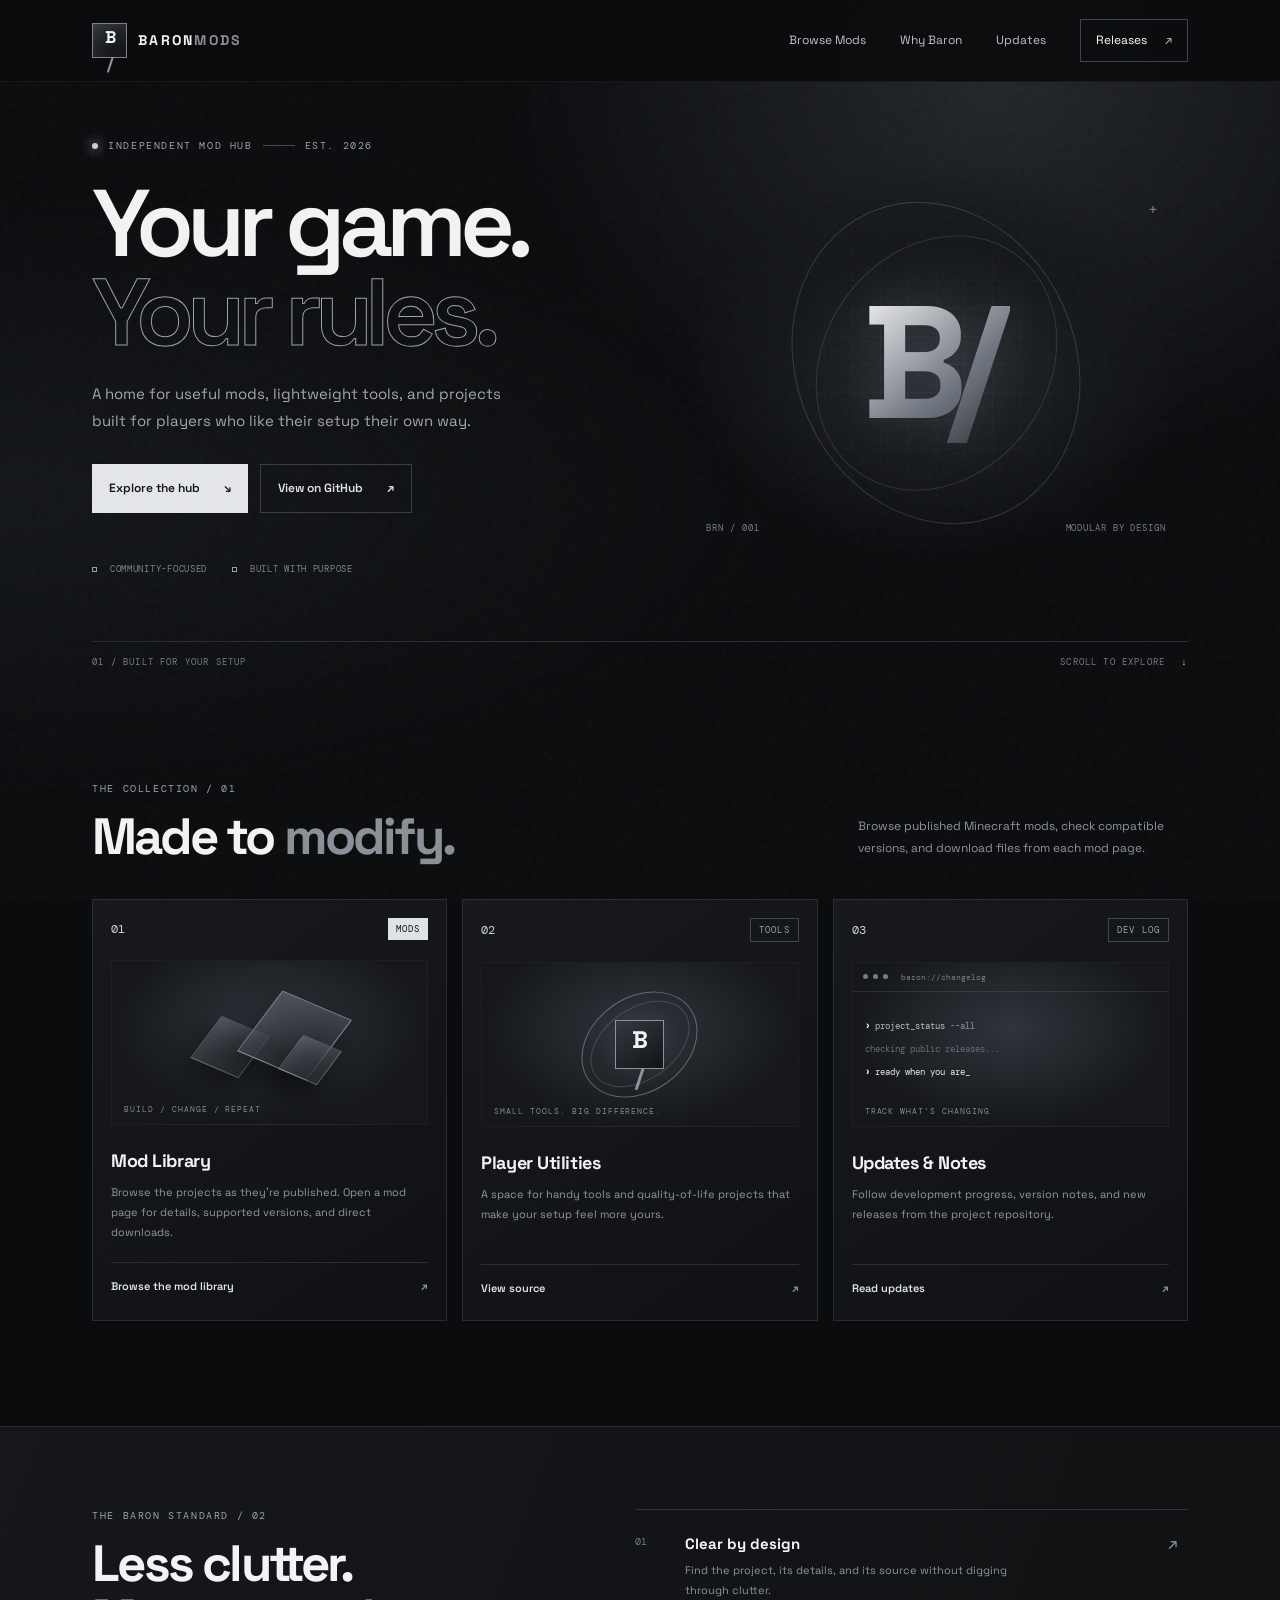
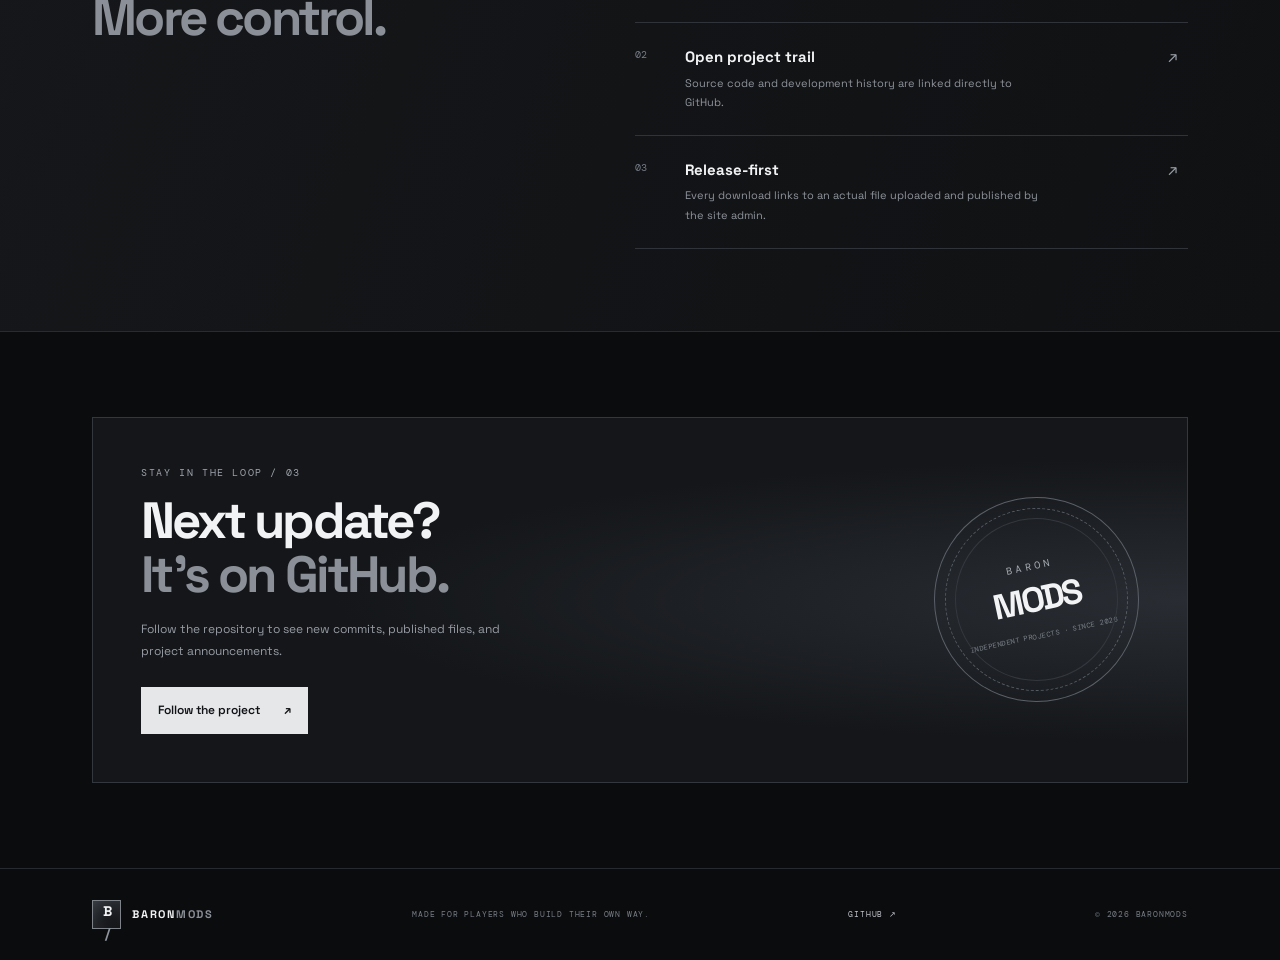
<file: index.html>
<!doctype html>
<html lang="en">
<head>
  <meta charset="utf-8">
  <meta name="viewport" content="width=device-width, initial-scale=1">
  <meta name="theme-color" content="#0b0c0e">
  <meta name="description" content="Baronmods — discover mods, tools, and updates for your game setup.">
  <title>Baronmods — Mods. Tools. More Control.</title>
  <link rel="icon" href="assets/favicon.svg" type="image/svg+xml">
  <link rel="preconnect" href="https://fonts.googleapis.com">
  <link rel="preconnect" href="https://fonts.gstatic.com" crossorigin>
  <link href="https://fonts.googleapis.com/css2?family=DM+Mono:wght@400;500&family=Space+Grotesk:wght@400;500;600;700&display=swap" rel="stylesheet">
  <link rel="stylesheet" href="style.css">
</head>
<body>
  <div class="noise" aria-hidden="true"></div>
  <header class="site-header">
    <a class="brand" href="#home" aria-label="Baronmods home"><span class="brand-mark">B<span>/</span></span><span>BARON<span class="muted">MODS</span></span></a>
    <button class="menu-toggle" aria-label="Toggle navigation" aria-expanded="false"><span></span><span></span></button>
    <nav class="nav" aria-label="Main navigation">
      <a href="mods.html">Browse Mods</a><a href="#features">Why Baron</a><a href="#updates">Updates</a>
      <a class="nav-cta" href="https://github.com/cornerfood565-ctrl/Baronmods/releases" target="_blank" rel="noreferrer">Releases <span>↗</span></a>
    </nav>
  </header>
  <main id="home">
    <section class="hero section-wrap">
      <div class="hero-copy">
        <div class="eyebrow"><span class="status-dot"></span> INDEPENDENT MOD HUB <span class="eyebrow-line"></span> EST. 2026</div>
        <h1>Your game.<br><span class="outline-text">Your rules.</span></h1>
        <p class="hero-description">A home for useful mods, lightweight tools, and projects built for players who like their setup their own way.</p>
        <div class="hero-actions"><a class="button button-primary" href="mods.html">Explore the hub <span>↘</span></a><a class="button button-quiet" href="https://github.com/cornerfood565-ctrl/Baronmods" target="_blank" rel="noreferrer">View on GitHub <span>↗</span></a></div>
        <div class="hero-meta"><span><i class="tiny-square"></i> COMMUNITY-FOCUSED</span><span><i class="tiny-square"></i> BUILT WITH PURPOSE</span></div>
      </div>
      <div class="hero-art" aria-label="Abstract metallic Baronmods emblem">
        <div class="art-grid"></div><div class="art-ring ring-one"></div><div class="art-ring ring-two"></div>
        <div class="monogram">B<span>/</span></div><div class="art-caption"><span>BRN / 001</span><span>MODULAR BY DESIGN</span></div><div class="art-cross">+</div>
      </div>
      <div class="hero-bottom"><span>01 / BUILT FOR YOUR SETUP</span><span>SCROLL TO EXPLORE <b>↓</b></span></div>
    </section>
    <section class="section-wrap section-block" id="mods">
      <div class="section-heading"><div><div class="eyebrow">THE COLLECTION / 01</div><h2>Made to <span class="muted">modify.</span></h2></div><p>Browse published Minecraft mods, check compatible versions, and download files from each mod page.</p></div>
      <div class="mod-grid">
        <article class="mod-card mod-card-featured"><div class="card-top"><span class="card-number">01</span><span class="tag">MODS</span></div><div class="card-visual visual-cubes"><span class="cube cube-a"></span><span class="cube cube-b"></span><span class="cube cube-c"></span><span class="visual-label">BUILD / CHANGE / REPEAT</span></div><h3>Mod Library</h3><p>Browse the projects as they’re published. Open a mod page for details, supported versions, and direct downloads.</p><a class="text-link" href="mods.html">Browse the mod library <span>↗</span></a></article>
        <article class="mod-card"><div class="card-top"><span class="card-number">02</span><span class="tag tag-outline">TOOLS</span></div><div class="card-visual visual-orbit"><div class="orbit orbit-a"></div><div class="orbit orbit-b"></div><div class="orbit-core">B<span>/</span></div><span class="visual-label">SMALL TOOLS. BIG DIFFERENCE.</span></div><h3>Player Utilities</h3><p>A space for handy tools and quality-of-life projects that make your setup feel more yours.</p><a class="text-link" href="https://github.com/cornerfood565-ctrl/Baronmods" target="_blank" rel="noreferrer">View source <span>↗</span></a></article>
        <article class="mod-card"><div class="card-top"><span class="card-number">03</span><span class="tag tag-outline">DEV LOG</span></div><div class="card-visual visual-terminal"><div class="terminal-bar"><i></i><i></i><i></i><span>baron://changelog</span></div><div class="terminal-lines"><span><b>›</b> project_status <em>--all</em></span><span class="terminal-muted">checking public releases...</span><span><b>›</b> <strong>ready when you are_</strong></span></div><span class="visual-label">TRACK WHAT'S CHANGING</span></div><h3>Updates & Notes</h3><p>Follow development progress, version notes, and new releases from the project repository.</p><a class="text-link" href="https://github.com/cornerfood565-ctrl/Baronmods/commits/main/" target="_blank" rel="noreferrer">Read updates <span>↗</span></a></article>
      </div>
    </section>
    <section class="feature-band" id="features"><div class="section-wrap feature-inner"><div><div class="eyebrow">THE BARON STANDARD / 02</div><h2>Less clutter.<br><span class="muted">More control.</span></h2></div><div class="feature-list"><div class="feature-row"><span>01</span><div><h3>Clear by design</h3><p>Find the project, its details, and its source without digging through clutter.</p></div><span class="feature-symbol">↗</span></div><div class="feature-row"><span>02</span><div><h3>Open project trail</h3><p>Source code and development history are linked directly to GitHub.</p></div><span class="feature-symbol">↗</span></div><div class="feature-row"><span>03</span><div><h3>Release-first</h3><p>Every download links to an actual file uploaded and published by the site admin.</p></div><span class="feature-symbol">↗</span></div></div></div></section>
    <section class="section-wrap section-block updates-section" id="updates"><div class="updates-panel"><div><div class="eyebrow">STAY IN THE LOOP / 03</div><h2>Next update?<br><span class="muted">It's on GitHub.</span></h2><p>Follow the repository to see new commits, published files, and project announcements.</p><a class="button button-primary" href="https://github.com/cornerfood565-ctrl/Baronmods" target="_blank" rel="noreferrer">Follow the project <span>↗</span></a></div><div class="updates-stamp"><span>BARON</span><strong>MODS</strong><i>INDEPENDENT PROJECTS · SINCE 2026</i></div></div></section>
  </main>
  <footer class="site-footer"><a class="brand" href="#home"><span class="brand-mark">B<span>/</span></span><span>BARON<span class="muted">MODS</span></span></a><span class="footer-note">MADE FOR PLAYERS WHO BUILD THEIR OWN WAY.</span><a href="https://github.com/cornerfood565-ctrl/Baronmods" target="_blank" rel="noreferrer">GITHUB ↗</a><span class="copyright">© <span id="year">2026</span> BARONMODS</span></footer>
  <script src="script.js"></script>
</body>
</html>
</file>
<file: style.css>
:root{--bg:#0b0c0e;--panel:#111316;--panel2:#16181c;--text:#f2f3f4;--muted:#8b9098;--line:#292c31;--silver:#c5c9cf;--accent:#e4e7eb;--mono:"DM Mono",monospace;--display:"Space Grotesk",sans-serif}*{box-sizing:border-box}html{scroll-behavior:smooth;scroll-padding-top:90px}body{margin:0;background:var(--bg);color:var(--text);font-family:var(--display);line-height:1.55;overflow-x:hidden}body:before{content:"";position:fixed;inset:0;pointer-events:none;z-index:-1;background:radial-gradient(ellipse at 78% 8%,#24272c 0,transparent 35%),radial-gradient(ellipse at 0 55%,#15171a 0,transparent 45%)}a{color:inherit;text-decoration:none}.noise{position:fixed;inset:0;pointer-events:none;z-index:8;opacity:.045;background-image:url("data:image/svg+xml,%3Csvg viewBox='0 0 180 180' xmlns='http://www.w3.org/2000/svg'%3E%3Cfilter id='n'%3E%3CfeTurbulence type='fractalNoise' baseFrequency='.9' numOctaves='3' stitchTiles='stitch'/%3E%3C/filter%3E%3Crect width='100%25' height='100%25' filter='url(%23n)' opacity='.65'/%3E%3C/svg%3E")}.site-header{height:82px;padding:0 7.2%;display:flex;align-items:center;justify-content:space-between;border-bottom:1px solid #ffffff0c;position:sticky;top:0;z-index:10;background:#0b0c0ee8;backdrop-filter:blur(18px)}.brand{display:inline-flex;align-items:center;gap:11px;font-size:14px;font-weight:700;letter-spacing:.16em}.brand-mark{display:grid;place-items:center;width:35px;height:35px;border:1px solid #7e838a;font-size:17px;letter-spacing:-.08em;background:linear-gradient(145deg,#30343a,#0b0c0e);box-shadow:inset 0 0 12px #fff1}.brand-mark span,.monogram span,.orbit-core span{color:#8f959e}.muted{color:var(--muted)}.nav{display:flex;align-items:center;gap:34px;font-size:12px;color:#c0c3c8}.nav>a:not(.nav-cta):hover,.site-footer>a:hover{color:#fff}.nav-cta{border:1px solid #41454c;padding:11px 15px;color:#fff}.nav-cta span{margin-left:15px;color:var(--silver)}.menu-toggle{display:none}.section-wrap{width:min(1120px,85.6%);margin-inline:auto}.hero{min-height:610px;position:relative;display:grid;grid-template-columns:1fr .85fr;align-items:center;padding-top:40px;padding-bottom:88px}.hero-copy{position:relative;z-index:2;padding-bottom:12px}.eyebrow{font:10px var(--mono);letter-spacing:.16em;color:#9da2aa;display:flex;align-items:center;gap:10px}.status-dot{width:6px;height:6px;border-radius:50%;background:#cbd0d6;box-shadow:0 0 12px #dce0e4}.eyebrow-line{width:32px;height:1px;background:#45494f}.hero h1{font-size:clamp(58px,7.4vw,100px);line-height:.94;letter-spacing:-.075em;margin:27px 0 23px;font-weight:600}.outline-text{-webkit-text-stroke:1px #9ea3ab;color:transparent}.hero-description{color:#a3a7ae;max-width:440px;font-size:15px;line-height:1.8}.hero-actions{display:flex;gap:12px;flex-wrap:wrap;margin-top:30px}.button{display:inline-flex;align-items:center;justify-content:space-between;gap:24px;padding:14px 17px;font-size:12px;font-weight:600;transition:transform .2s,border-color .2s,background .2s}.button:hover{transform:translateY(-2px)}.button-primary{background:#e5e7e9;color:#111316}.button-primary:hover{background:#fff}.button-quiet{border:1px solid #393d43;color:#e4e6e9}.button-quiet:hover{border-color:#888e96}.hero-meta{display:flex;gap:25px;margin-top:50px;font:9px var(--mono);color:#7d828a;letter-spacing:.08em}.tiny-square{display:inline-block;width:5px;height:5px;border:1px solid #9aa0a8;margin-right:7px}.hero-art{height:390px;position:relative;display:grid;place-items:center;overflow:hidden;background:radial-gradient(ellipse at center,#262a30 0, #15171a 42%,transparent 72%)}.art-grid{position:absolute;inset:0;background-image:linear-gradient(#ffffff08 1px,transparent 1px),linear-gradient(90deg,#ffffff08 1px,transparent 1px);background-size:28px 28px;mask-image:radial-gradient(ellipse,black,transparent 72%)}.art-ring{position:absolute;border:1px solid #aeb4bd38;border-radius:50%;transform:rotate(-24deg)}.ring-one{width:280px;height:330px}.ring-two{width:225px;height:270px;transform:rotate(36deg);border-color:#f1f3f51f}.monogram{font-size:160px;font-weight:700;letter-spacing:-.13em;padding-right:22px;line-height:1;color:#c7cbd1;text-shadow:0 0 50px #d8dde21b;background:linear-gradient(140deg,#fff,#707680 60%,#2a2e34);background-clip:text;-webkit-background-clip:text;-webkit-text-fill-color:transparent;z-index:1}.art-caption{position:absolute;bottom:24px;left:22px;right:22px;display:flex;justify-content:space-between;font:9px var(--mono);letter-spacing:.1em;color:#777e87}.art-cross{position:absolute;top:30px;right:30px;color:#777e87}.hero-bottom{position:absolute;bottom:24px;left:0;right:0;display:flex;justify-content:space-between;border-top:1px solid var(--line);padding-top:14px;font:9px var(--mono);letter-spacing:.13em;color:#757b83}.hero-bottom b{margin-left:10px;color:#e5e7ea}.section-block{padding-top:90px;padding-bottom:105px}.section-heading{display:flex;justify-content:space-between;align-items:end;gap:40px;margin-bottom:35px}.section-heading h2,.feature-inner h2,.updates-panel h2{font-size:clamp(35px,4vw,51px);letter-spacing:-.055em;line-height:1.05;margin:15px 0 0}.section-heading>p{max-width:330px;color:#8f949c;font-size:12px;margin:0 0 4px;line-height:1.8}.mod-grid{display:grid;grid-template-columns:repeat(3,1fr);gap:15px}.mod-card{padding:18px 18px 23px;background:linear-gradient(145deg,#17191d,#101114);border:1px solid #292c31;min-width:0;transition:border-color .2s,transform .2s}.mod-card:hover{border-color:#656b74;transform:translateY(-4px)}.card-top{display:flex;justify-content:space-between;align-items:center;font:10px var(--mono);color:#9298a0}.card-number{font-size:12px;color:#d1d5da}.tag{font-size:9px;letter-spacing:.12em;background:#dfe2e5;color:#121417;padding:5px 8px}.tag-outline{background:transparent;color:#9ba1a9;border:1px solid #42464d}.card-visual{height:165px;margin:20px 0 22px;position:relative;overflow:hidden;background:radial-gradient(ellipse at 50% 40%,#30343b,#15171a 72%);border:1px solid #ffffff09}.visual-label{position:absolute;left:12px;bottom:10px;font:8px var(--mono);letter-spacing:.12em;color:#828892}.visual-cubes{display:flex;align-items:center;justify-content:center;perspective:500px}.cube{position:absolute;width:58px;height:58px;border:1px solid #c6cbd244;background:linear-gradient(145deg,#8d939d55,#1d2025);transform:rotate(30deg) skew(-7deg,-7deg);box-shadow:inset 0 0 22px #fff1,0 15px 30px #0007}.cube-a{left:29%;top:37%;width:52px;height:52px}.cube-b{left:46%;top:23%;width:75px;height:75px;border-color:#e3e7ec70}.cube-c{left:56%;top:48%;width:42px;height:42px}.visual-orbit{display:grid;place-items:center}.orbit{position:absolute;border:1px solid #a9afb83f;border-radius:50%;width:110px;height:72px;transform:rotate(-35deg)}.orbit-b{width:95px;height:125px;transform:rotate(55deg);border-color:#d2d6dc60}.orbit-core{width:49px;height:49px;border:1px solid #8c929b;display:grid;place-items:center;font-size:24px;font-weight:700;background:linear-gradient(145deg,#353940,#111316);box-shadow:0 0 30px #fff1}.visual-terminal{padding:0 12px}.terminal-bar{height:29px;margin:0 -12px;border-bottom:1px solid #ffffff16;display:flex;align-items:center;gap:5px;padding:0 10px;color:#777d86;font:8px var(--mono)}.terminal-bar i{height:5px;width:5px;border-radius:50%;background:#777d86}.terminal-bar span{margin-left:8px}.terminal-lines{padding-top:28px;display:grid;gap:11px;font:9px var(--mono);color:#b9bec5}.terminal-lines b{color:#f2f3f4}.terminal-lines em{color:#8c929b;font-style:normal}.terminal-lines strong{font-weight:400;color:#e6e9ed}.terminal-muted{color:#666d76}.mod-card h3{font-size:18px;letter-spacing:-.025em;margin:0 0 9px}.mod-card>p{font-size:11px;color:#9297a0;line-height:1.8;min-height:60px;margin:0 0 19px}.text-link{display:flex;justify-content:space-between;border-top:1px solid #2b2e33;padding-top:15px;font-size:11px;font-weight:600;color:#dfe2e6}.text-link span{color:#9298a1}.feature-band{background:linear-gradient(110deg,#15171a,#101113);border-top:1px solid #282b30;border-bottom:1px solid #282b30;padding:82px 0}.feature-inner{display:grid;grid-template-columns:.9fr 1.1fr;gap:90px;align-items:start}.feature-list{border-top:1px solid #303339}.feature-row{display:grid;grid-template-columns:35px 1fr 20px;gap:15px;padding:22px 0;border-bottom:1px solid #303339;align-items:start}.feature-row>span:first-child{font:10px var(--mono);color:#777e87;padding-top:3px}.feature-row h3{font-size:15px;margin:0 0 5px}.feature-row p{font-size:11px;line-height:1.8;color:#8f949c;margin:0;max-width:360px}.feature-symbol{color:#999fa7}.updates-section{padding-top:85px;padding-bottom:85px}.updates-panel{border:1px solid #33373e;background:radial-gradient(ellipse at 100% 50%,#292d33,#141619 55%);padding:48px;display:flex;align-items:center;justify-content:space-between;gap:35px;min-height:320px}.updates-panel p{max-width:390px;color:#979ca4;font-size:12px;line-height:1.8;margin:18px 0 25px}.updates-stamp{width:205px;height:205px;flex-shrink:0;border:1px solid #5b6068;border-radius:50%;display:flex;flex-direction:column;align-items:center;justify-content:center;position:relative;transform:rotate(-12deg);box-shadow:inset 0 0 35px #fff08,0 0 40px #0005}.updates-stamp:before,.updates-stamp:after{content:"";position:absolute;inset:10px;border:1px dashed #555b63;border-radius:50%}.updates-stamp:after{inset:20px;border-style:solid;border-color:#34383e}.updates-stamp span{font:10px var(--mono);letter-spacing:.35em;color:#a8adb5}.updates-stamp strong{font-size:35px;letter-spacing:-.08em}.updates-stamp i{font:7px var(--mono);letter-spacing:.08em;color:#7f858e;font-style:normal;margin-top:5px}.site-footer{border-top:1px solid #272a2f;min-height:92px;padding:22px 7.2%;display:flex;align-items:center;justify-content:space-between;gap:18px}.site-footer .brand{font-size:11px}.site-footer .brand-mark{width:29px;height:29px;font-size:14px}.footer-note,.copyright,.site-footer>a:not(.brand){font:8px var(--mono);letter-spacing:.1em;color:#777d85}.site-footer>a:not(.brand){color:#c1c5cb}.copyright{white-space:nowrap}::selection{background:#d8dce1;color:#101114}@media(max-width:850px){.site-header{padding-inline:5%;height:72px}.section-wrap{width:90%}.hero{grid-template-columns:1fr .7fr;min-height:570px}.hero-art{height:320px}.monogram{font-size:125px}.hero h1{font-size:clamp(56px,8vw,78px)}.nav{gap:19px}.feature-inner{gap:40px}.mod-card{padding:14px}.card-visual{height:145px}.site-footer{padding-inline:5%}.footer-note{display:none}}@media(max-width:640px){.menu-toggle{display:flex;flex-direction:column;gap:5px;background:none;border:1px solid #34383e;padding:10px;z-index:12}.menu-toggle span{width:18px;height:1px;background:#e7e9ec}.nav{display:none;position:absolute;top:71px;left:0;right:0;padding:20px 5% 25px;background:#0d0e10;border-bottom:1px solid #292c31;flex-direction:column;align-items:stretch;gap:0}.nav.open{display:flex}.nav>a{padding:14px 0;border-bottom:1px solid #22252a}.nav .nav-cta{padding:13px;margin-top:10px;border:1px solid #454a51}.hero{display:flex;flex-direction:column;align-items:stretch;padding-top:65px;padding-bottom:85px;min-height:0}.hero h1{font-size:clamp(62px,15vw,88px)}.hero-art{height:275px;margin-top:40px}.monogram{font-size:130px}.hero-meta{flex-wrap:wrap;gap:13px;margin-top:32px}.hero-bottom{bottom:24px;font-size:8px}.section-block{padding-top:65px;padding-bottom:70px}.section-heading{align-items:start;flex-direction:column;gap:17px}.section-heading h2,.feature-inner h2,.updates-panel h2{font-size:40px}.mod-grid{grid-template-columns:1fr;gap:13px}.mod-card{padding:18px}.card-visual{height:180px}.mod-card>p{min-height:0}.feature-band{padding:65px 0}.feature-inner{grid-template-columns:1fr;gap:35px}.updates-section{padding-top:65px;padding-bottom:65px}.updates-panel{padding:28px 22px;flex-direction:column;align-items:flex-start}.updates-stamp{align-self:center;width:170px;height:170px}.site-footer{flex-wrap:wrap;padding:23px 5%;gap:18px}.site-footer .brand{width:calc(50% - 10px)}.site-footer>a:not(.brand){text-align:right;width:calc(50% - 10px)}.copyright{width:100%;border-top:1px solid #25282d;padding-top:15px}}@media(prefers-reduced-motion:reduce){*,*::before,*::after{scroll-behavior:auto!important;transition:none!important;animation:none!important}}
</file>
